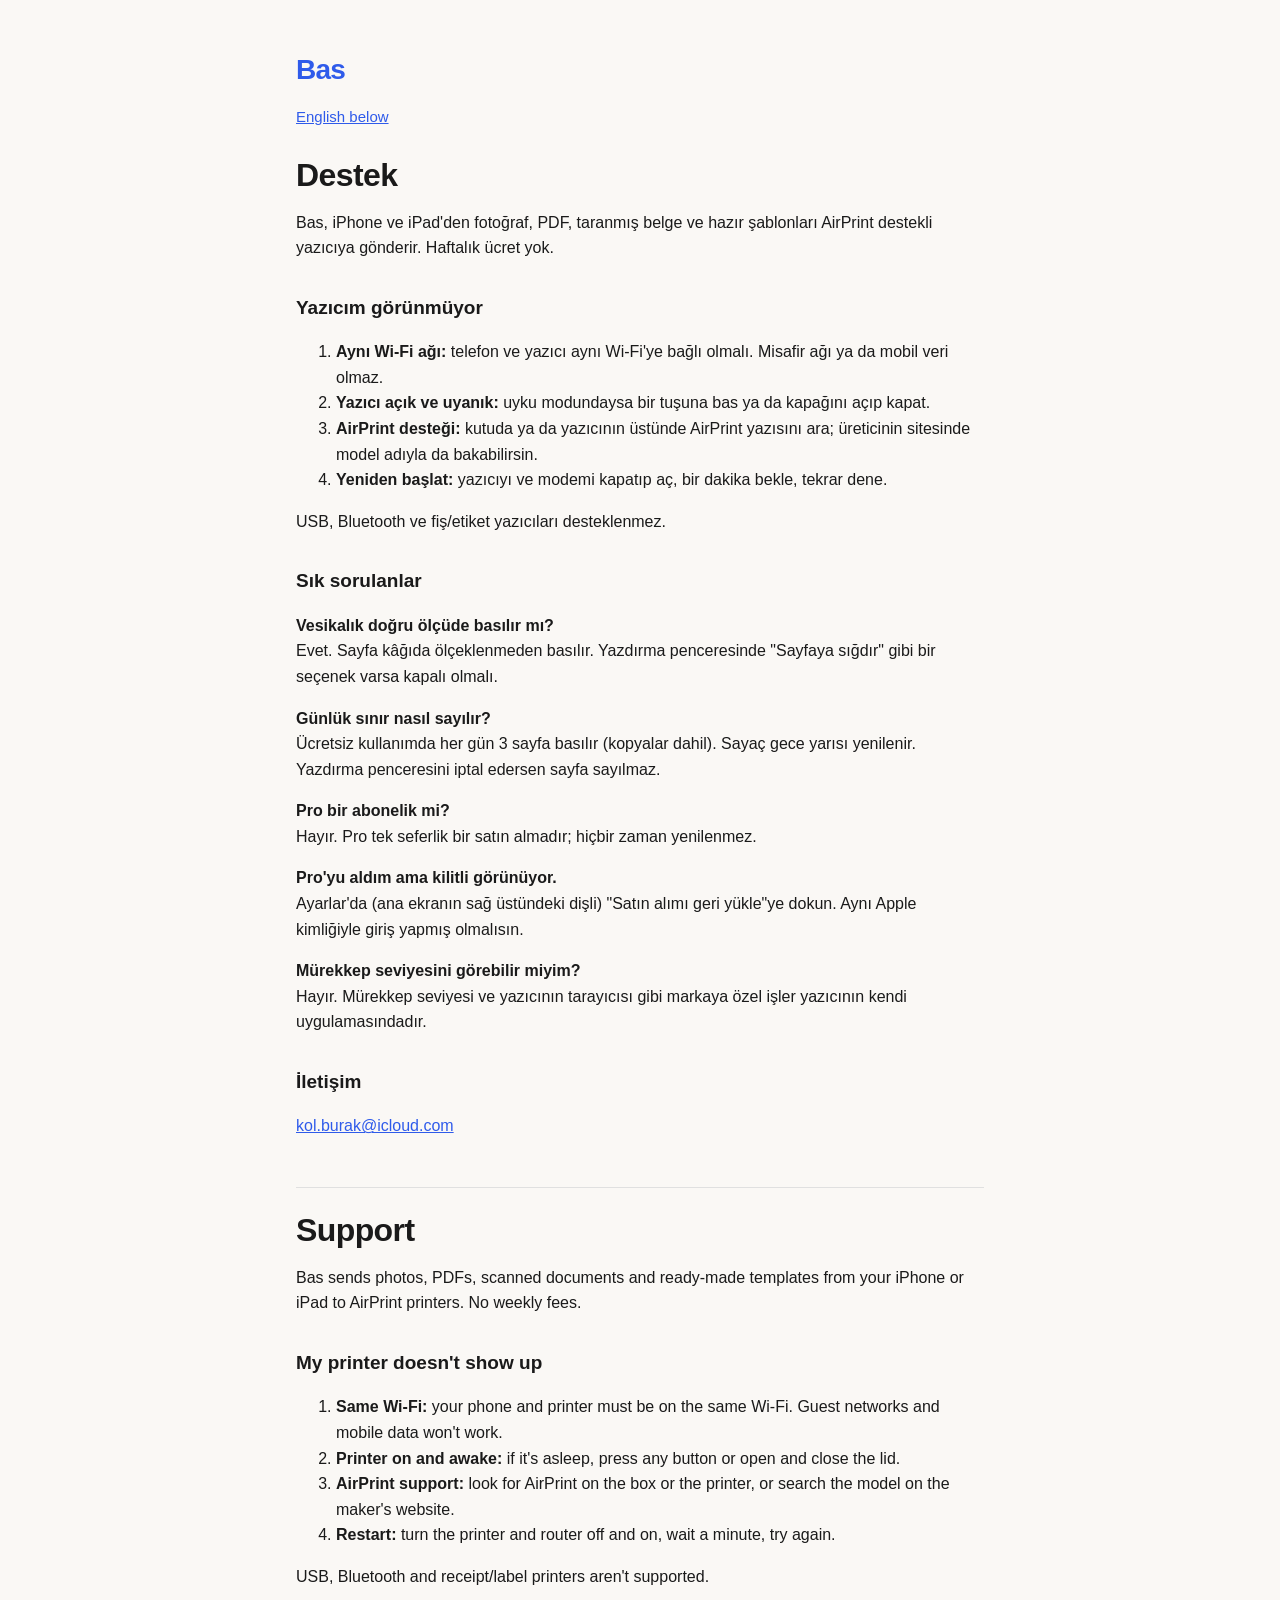
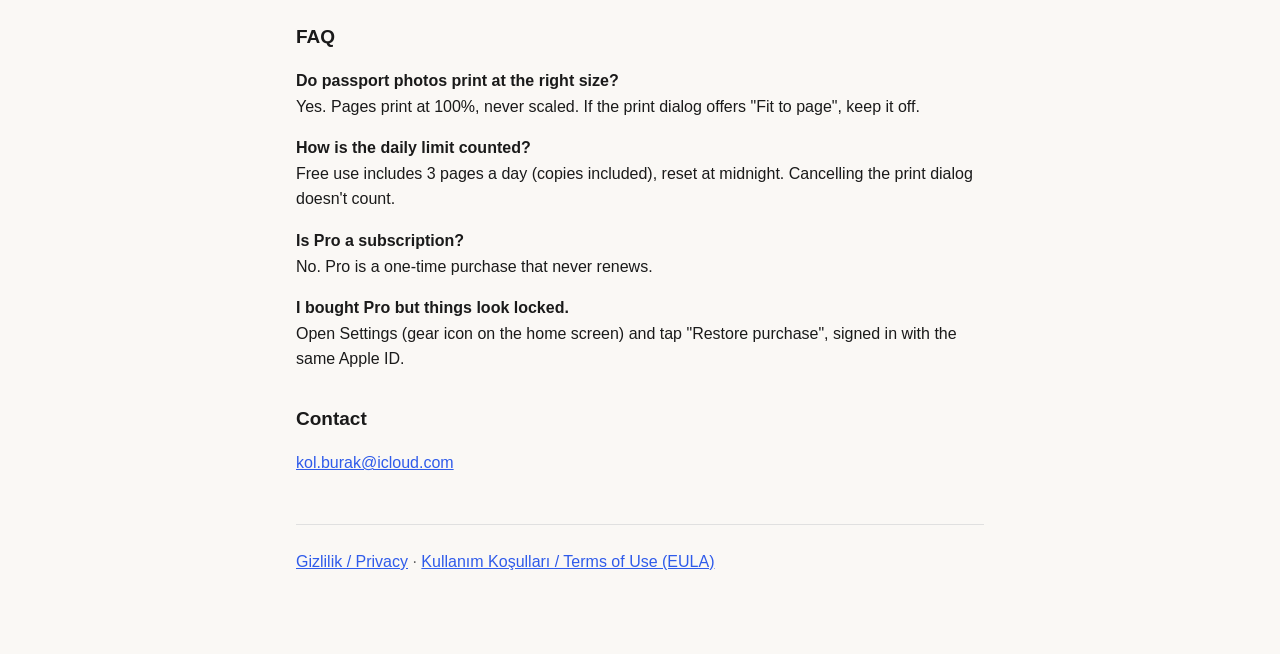
<file: index.html>
<!doctype html>
<html lang="tr">
<head>
<meta charset="utf-8">
<meta name="viewport" content="width=device-width, initial-scale=1">
<title>Bas Destek</title>
<link rel="stylesheet" href="style.css">
</head>
<body>
<main>
<p class="logo">Bas</p>
<p class="lang"><a href="#en">English below</a></p>
<h1>Destek</h1>
<p>Bas, iPhone ve iPad'den fotoğraf, PDF, taranmış belge ve hazır şablonları AirPrint destekli yazıcıya gönderir. Haftalık ücret yok.</p>

<h2>Yazıcım görünmüyor</h2>
<ol>
<li><strong>Aynı Wi-Fi ağı:</strong> telefon ve yazıcı aynı Wi-Fi'ye bağlı olmalı. Misafir ağı ya da mobil veri olmaz.</li>
<li><strong>Yazıcı açık ve uyanık:</strong> uyku modundaysa bir tuşuna bas ya da kapağını açıp kapat.</li>
<li><strong>AirPrint desteği:</strong> kutuda ya da yazıcının üstünde AirPrint yazısını ara; üreticinin sitesinde model adıyla da bakabilirsin.</li>
<li><strong>Yeniden başlat:</strong> yazıcıyı ve modemi kapatıp aç, bir dakika bekle, tekrar dene.</li>
</ol>
<p>USB, Bluetooth ve fiş/etiket yazıcıları desteklenmez.</p>

<h2>Sık sorulanlar</h2>
<p><strong>Vesikalık doğru ölçüde basılır mı?</strong><br>Evet. Sayfa kâğıda ölçeklenmeden basılır. Yazdırma penceresinde "Sayfaya sığdır" gibi bir seçenek varsa kapalı olmalı.</p>
<p><strong>Günlük sınır nasıl sayılır?</strong><br>Ücretsiz kullanımda her gün 3 sayfa basılır (kopyalar dahil). Sayaç gece yarısı yenilenir. Yazdırma penceresini iptal edersen sayfa sayılmaz.</p>
<p><strong>Pro bir abonelik mi?</strong><br>Hayır. Pro tek seferlik bir satın almadır; hiçbir zaman yenilenmez.</p>
<p><strong>Pro'yu aldım ama kilitli görünüyor.</strong><br>Ayarlar'da (ana ekranın sağ üstündeki dişli) "Satın alımı geri yükle"ye dokun. Aynı Apple kimliğiyle giriş yapmış olmalısın.</p>
<p><strong>Mürekkep seviyesini görebilir miyim?</strong><br>Hayır. Mürekkep seviyesi ve yazıcının tarayıcısı gibi markaya özel işler yazıcının kendi uygulamasındadır.</p>

<h2>İletişim</h2>
<p><a href="mailto:kol.burak@icloud.com">kol.burak@icloud.com</a></p>

<hr>

<h1 id="en" lang="en">Support</h1>
<div lang="en">
<p>Bas sends photos, PDFs, scanned documents and ready-made templates from your iPhone or iPad to AirPrint printers. No weekly fees.</p>

<h2>My printer doesn't show up</h2>
<ol>
<li><strong>Same Wi-Fi:</strong> your phone and printer must be on the same Wi-Fi. Guest networks and mobile data won't work.</li>
<li><strong>Printer on and awake:</strong> if it's asleep, press any button or open and close the lid.</li>
<li><strong>AirPrint support:</strong> look for AirPrint on the box or the printer, or search the model on the maker's website.</li>
<li><strong>Restart:</strong> turn the printer and router off and on, wait a minute, try again.</li>
</ol>
<p>USB, Bluetooth and receipt/label printers aren't supported.</p>

<h2>FAQ</h2>
<p><strong>Do passport photos print at the right size?</strong><br>Yes. Pages print at 100%, never scaled. If the print dialog offers "Fit to page", keep it off.</p>
<p><strong>How is the daily limit counted?</strong><br>Free use includes 3 pages a day (copies included), reset at midnight. Cancelling the print dialog doesn't count.</p>
<p><strong>Is Pro a subscription?</strong><br>No. Pro is a one-time purchase that never renews.</p>
<p><strong>I bought Pro but things look locked.</strong><br>Open Settings (gear icon on the home screen) and tap "Restore purchase", signed in with the same Apple ID.</p>

<h2>Contact</h2>
<p><a href="mailto:kol.burak@icloud.com">kol.burak@icloud.com</a></p>
</div>

<hr>
<p class="muted"><a href="privacy.html">Gizlilik / Privacy</a> · <a href="https://www.apple.com/legal/internet-services/itunes/dev/stdeula/">Kullanım Koşulları / Terms of Use (EULA)</a></p>
</main>
</body>
</html>
</file>
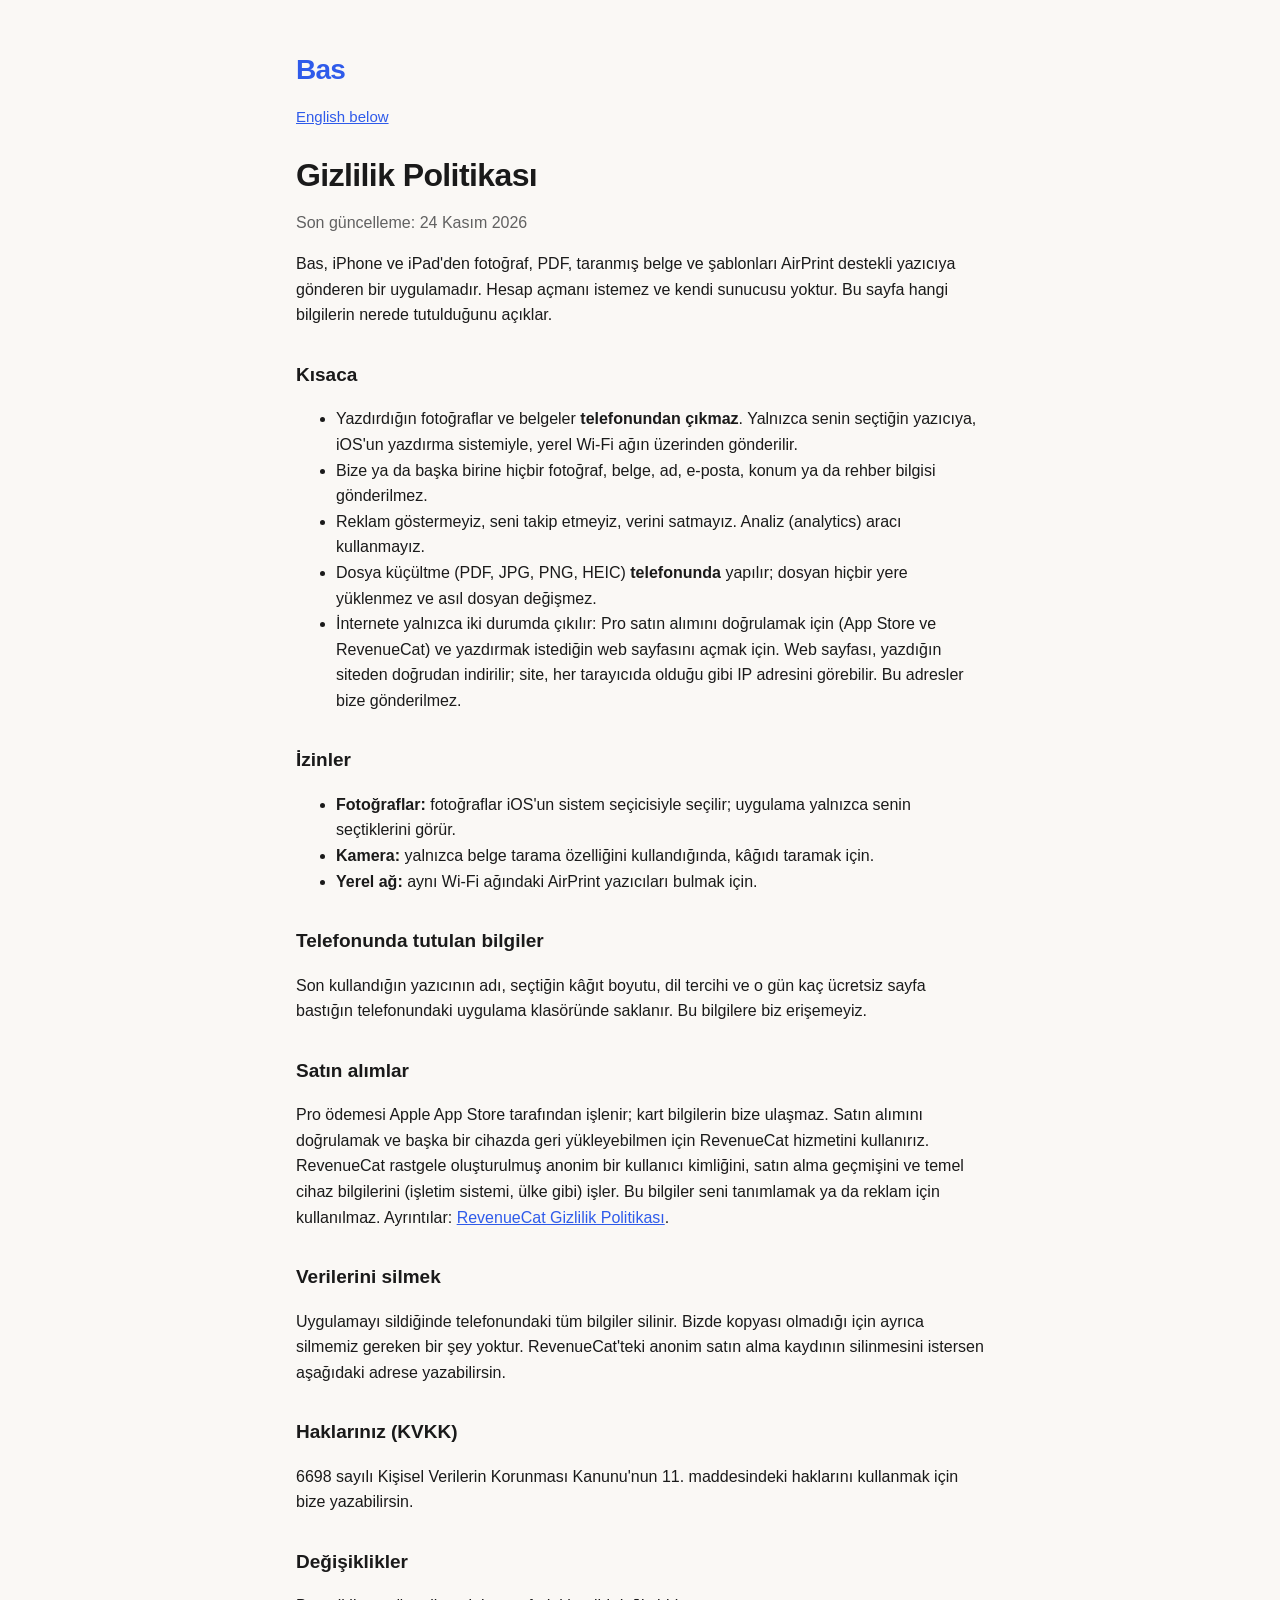
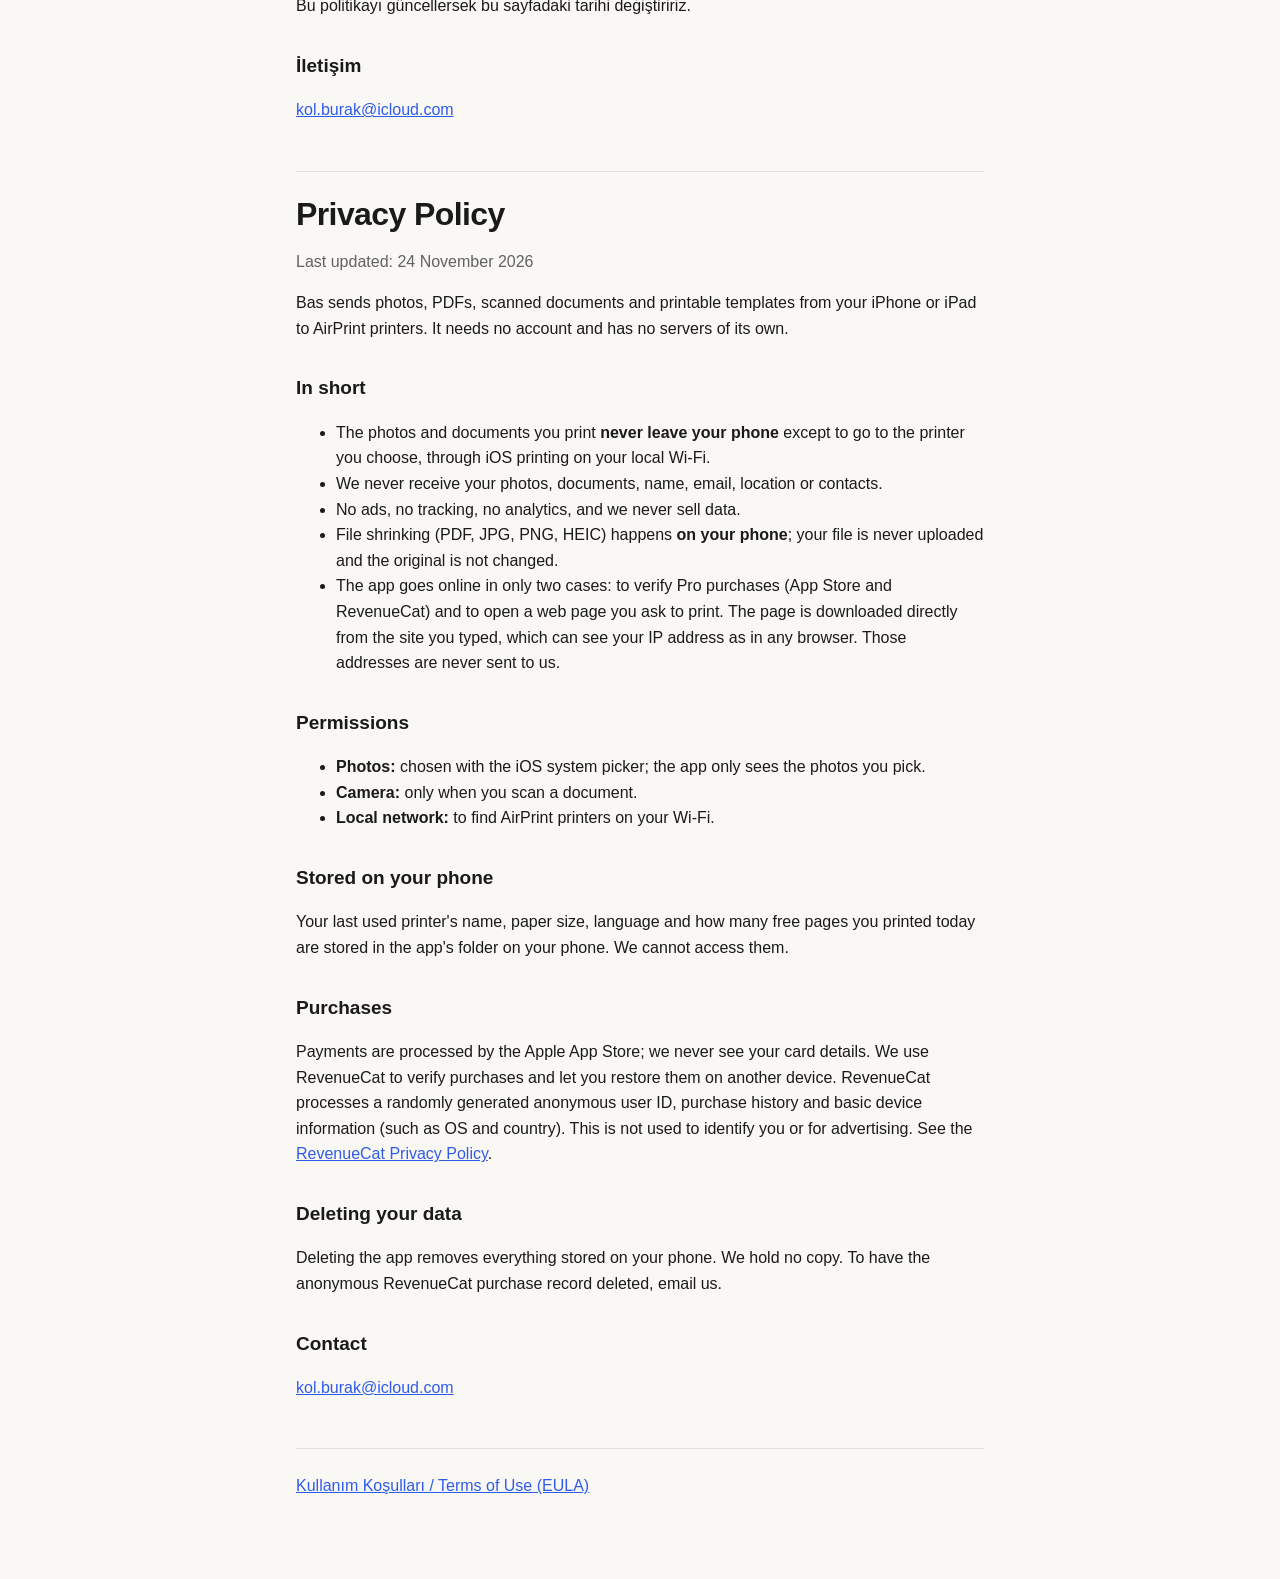
<file: privacy.html>
<!doctype html>
<html lang="tr">
<head>
<meta charset="utf-8">
<meta name="viewport" content="width=device-width, initial-scale=1">
<title>Bas Gizlilik Politikası</title>
<link rel="stylesheet" href="style.css">
</head>
<body>
<main>
<p class="logo">Bas</p>
<p class="lang"><a href="#en">English below</a></p>
<h1>Gizlilik Politikası</h1>
<p class="muted">Son güncelleme: 24 Kasım 2026</p>

<p>Bas, iPhone ve iPad'den fotoğraf, PDF, taranmış belge ve şablonları AirPrint destekli yazıcıya gönderen bir uygulamadır. Hesap açmanı istemez ve kendi sunucusu yoktur. Bu sayfa hangi bilgilerin nerede tutulduğunu açıklar.</p>

<h2>Kısaca</h2>
<ul>
<li>Yazdırdığın fotoğraflar ve belgeler <strong>telefonundan çıkmaz</strong>. Yalnızca senin seçtiğin yazıcıya, iOS'un yazdırma sistemiyle, yerel Wi-Fi ağın üzerinden gönderilir.</li>
<li>Bize ya da başka birine hiçbir fotoğraf, belge, ad, e-posta, konum ya da rehber bilgisi gönderilmez.</li>
<li>Reklam göstermeyiz, seni takip etmeyiz, verini satmayız. Analiz (analytics) aracı kullanmayız.</li>
<li>Dosya küçültme (PDF, JPG, PNG, HEIC) <strong>telefonunda</strong> yapılır; dosyan hiçbir yere yüklenmez ve asıl dosyan değişmez.</li>
<li>İnternete yalnızca iki durumda çıkılır: Pro satın alımını doğrulamak için (App Store ve RevenueCat) ve yazdırmak istediğin web sayfasını açmak için. Web sayfası, yazdığın siteden doğrudan indirilir; site, her tarayıcıda olduğu gibi IP adresini görebilir. Bu adresler bize gönderilmez.</li>
</ul>

<h2>İzinler</h2>
<ul>
<li><strong>Fotoğraflar:</strong> fotoğraflar iOS'un sistem seçicisiyle seçilir; uygulama yalnızca senin seçtiklerini görür.</li>
<li><strong>Kamera:</strong> yalnızca belge tarama özelliğini kullandığında, kâğıdı taramak için.</li>
<li><strong>Yerel ağ:</strong> aynı Wi-Fi ağındaki AirPrint yazıcıları bulmak için.</li>
</ul>

<h2>Telefonunda tutulan bilgiler</h2>
<p>Son kullandığın yazıcının adı, seçtiğin kâğıt boyutu, dil tercihi ve o gün kaç ücretsiz sayfa bastığın telefonundaki uygulama klasöründe saklanır. Bu bilgilere biz erişemeyiz.</p>

<h2>Satın alımlar</h2>
<p>Pro ödemesi Apple App Store tarafından işlenir; kart bilgilerin bize ulaşmaz. Satın alımını doğrulamak ve başka bir cihazda geri yükleyebilmen için RevenueCat hizmetini kullanırız. RevenueCat rastgele oluşturulmuş anonim bir kullanıcı kimliğini, satın alma geçmişini ve temel cihaz bilgilerini (işletim sistemi, ülke gibi) işler. Bu bilgiler seni tanımlamak ya da reklam için kullanılmaz. Ayrıntılar: <a href="https://www.revenuecat.com/privacy">RevenueCat Gizlilik Politikası</a>.</p>

<h2>Verilerini silmek</h2>
<p>Uygulamayı sildiğinde telefonundaki tüm bilgiler silinir. Bizde kopyası olmadığı için ayrıca silmemiz gereken bir şey yoktur. RevenueCat'teki anonim satın alma kaydının silinmesini istersen aşağıdaki adrese yazabilirsin.</p>

<h2>Haklarınız (KVKK)</h2>
<p>6698 sayılı Kişisel Verilerin Korunması Kanunu'nun 11. maddesindeki haklarını kullanmak için bize yazabilirsin.</p>

<h2>Değişiklikler</h2>
<p>Bu politikayı güncellersek bu sayfadaki tarihi değiştiririz.</p>

<h2>İletişim</h2>
<p><a href="mailto:kol.burak@icloud.com">kol.burak@icloud.com</a></p>

<hr>

<h1 id="en" lang="en">Privacy Policy</h1>
<div lang="en">
<p class="muted">Last updated: 24 November 2026</p>

<p>Bas sends photos, PDFs, scanned documents and printable templates from your iPhone or iPad to AirPrint printers. It needs no account and has no servers of its own.</p>

<h2>In short</h2>
<ul>
<li>The photos and documents you print <strong>never leave your phone</strong> except to go to the printer you choose, through iOS printing on your local Wi-Fi.</li>
<li>We never receive your photos, documents, name, email, location or contacts.</li>
<li>No ads, no tracking, no analytics, and we never sell data.</li>
<li>File shrinking (PDF, JPG, PNG, HEIC) happens <strong>on your phone</strong>; your file is never uploaded and the original is not changed.</li>
<li>The app goes online in only two cases: to verify Pro purchases (App Store and RevenueCat) and to open a web page you ask to print. The page is downloaded directly from the site you typed, which can see your IP address as in any browser. Those addresses are never sent to us.</li>
</ul>

<h2>Permissions</h2>
<ul>
<li><strong>Photos:</strong> chosen with the iOS system picker; the app only sees the photos you pick.</li>
<li><strong>Camera:</strong> only when you scan a document.</li>
<li><strong>Local network:</strong> to find AirPrint printers on your Wi-Fi.</li>
</ul>

<h2>Stored on your phone</h2>
<p>Your last used printer's name, paper size, language and how many free pages you printed today are stored in the app's folder on your phone. We cannot access them.</p>

<h2>Purchases</h2>
<p>Payments are processed by the Apple App Store; we never see your card details. We use RevenueCat to verify purchases and let you restore them on another device. RevenueCat processes a randomly generated anonymous user ID, purchase history and basic device information (such as OS and country). This is not used to identify you or for advertising. See the <a href="https://www.revenuecat.com/privacy">RevenueCat Privacy Policy</a>.</p>

<h2>Deleting your data</h2>
<p>Deleting the app removes everything stored on your phone. We hold no copy. To have the anonymous RevenueCat purchase record deleted, email us.</p>

<h2>Contact</h2>
<p><a href="mailto:kol.burak@icloud.com">kol.burak@icloud.com</a></p>
</div>

<hr>
<p class="muted"><a href="https://www.apple.com/legal/internet-services/itunes/dev/stdeula/">Kullanım Koşulları / Terms of Use (EULA)</a></p>
</main>
</body>
</html>
</file>
<file: style.css>
:root { --ink: #1a1a1a; --muted: #616161; --line: #e0e0e0; --bg: #FAF8F5; --accent: #2F5BEA; }
@media (prefers-color-scheme: dark) {
  :root { --ink: #f2f2f2; --muted: #b0b0b0; --line: #36312B; --bg: #141210; --accent: #6E8DFF; }
}
* { box-sizing: border-box; }
body { margin: 0; background: var(--bg); color: var(--ink);
  font: 16px/1.6 -apple-system, BlinkMacSystemFont, "Segoe UI", Roboto, sans-serif; }
main { max-width: 720px; margin: 0 auto; padding: 48px 16px 64px; }
.logo { font-weight: 900; font-size: 28px; letter-spacing: -0.8px; margin: 0 0 32px; color: var(--accent); }
.lang { margin: -20px 0 28px; font-size: 15px; }
h1 { font-size: 32px; letter-spacing: -0.6px; line-height: 1.15; margin: 0 0 8px; }
h2 { font-size: 19px; margin: 32px 0 8px; }
p, li { color: var(--ink); }
.muted { color: var(--muted); }
a { color: var(--accent); }
hr { border: 0; border-top: 1px solid var(--line); margin: 48px 0 24px; }
</file>
